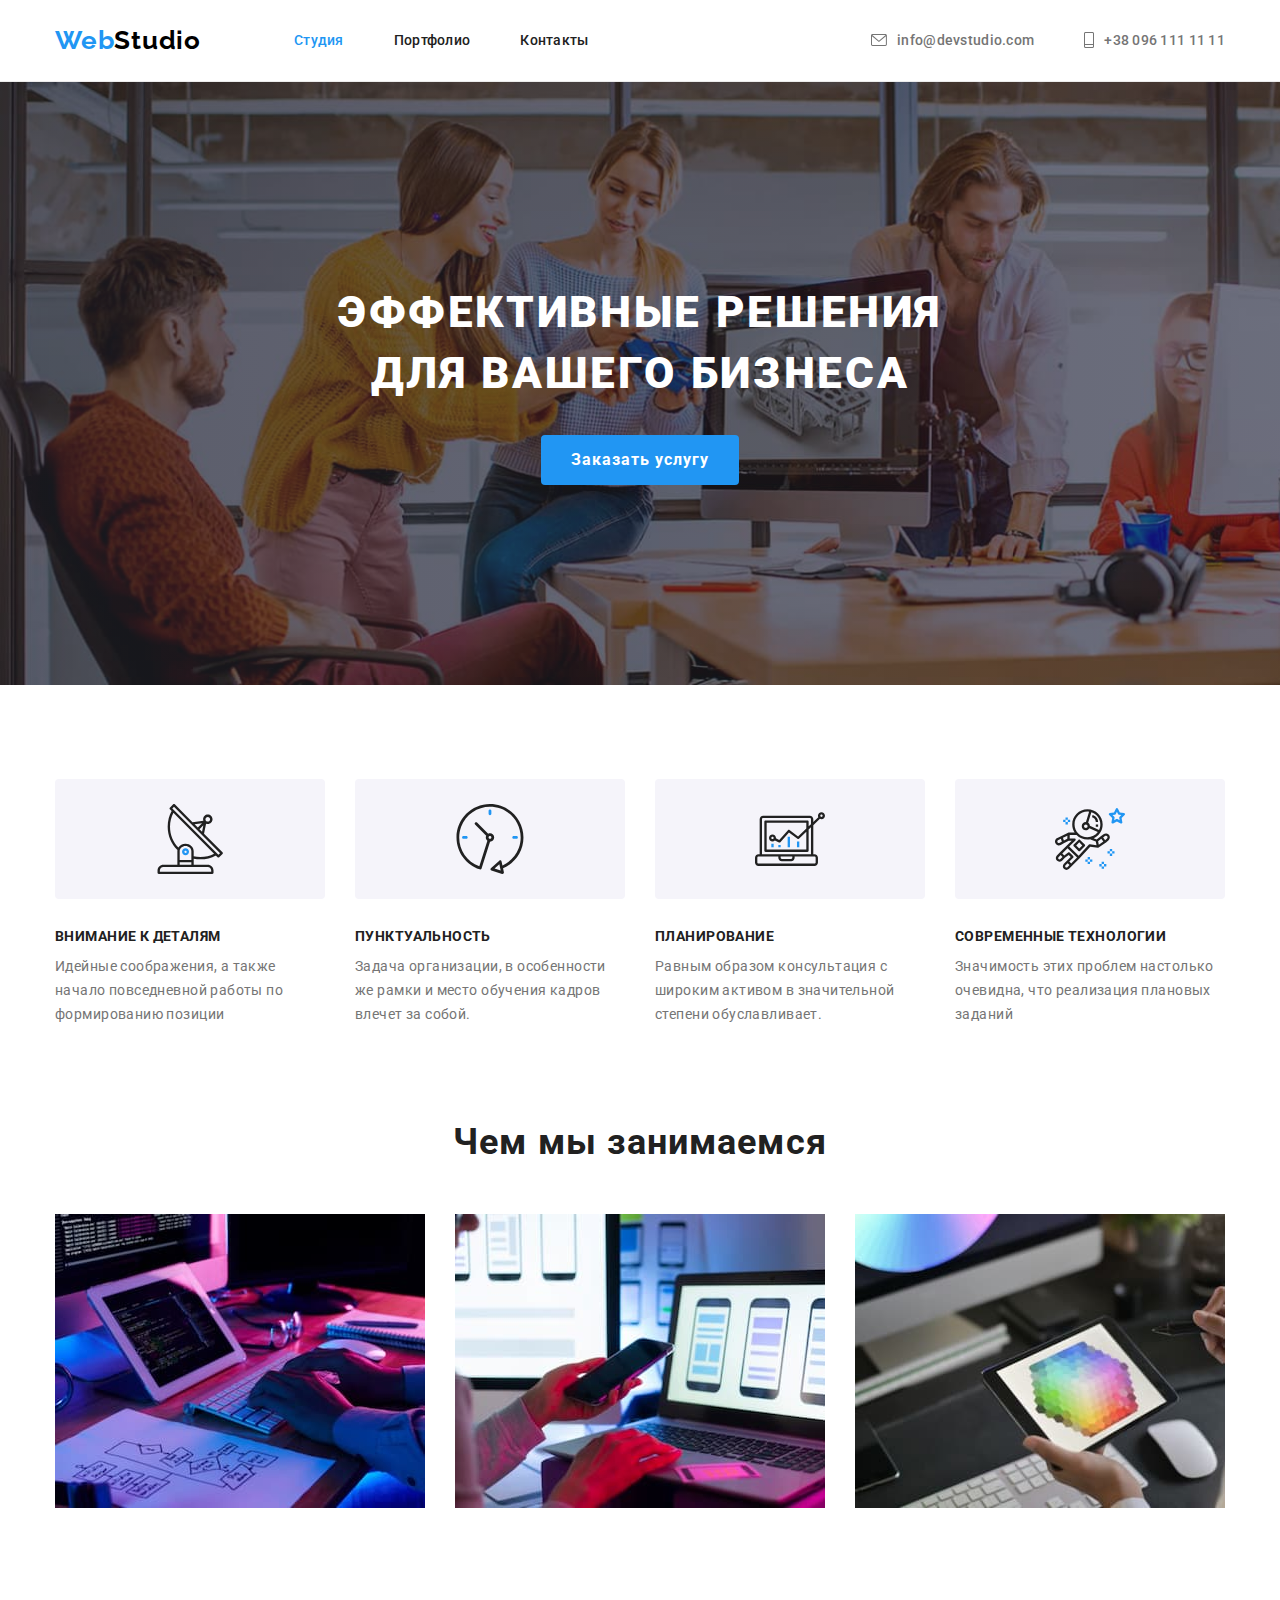
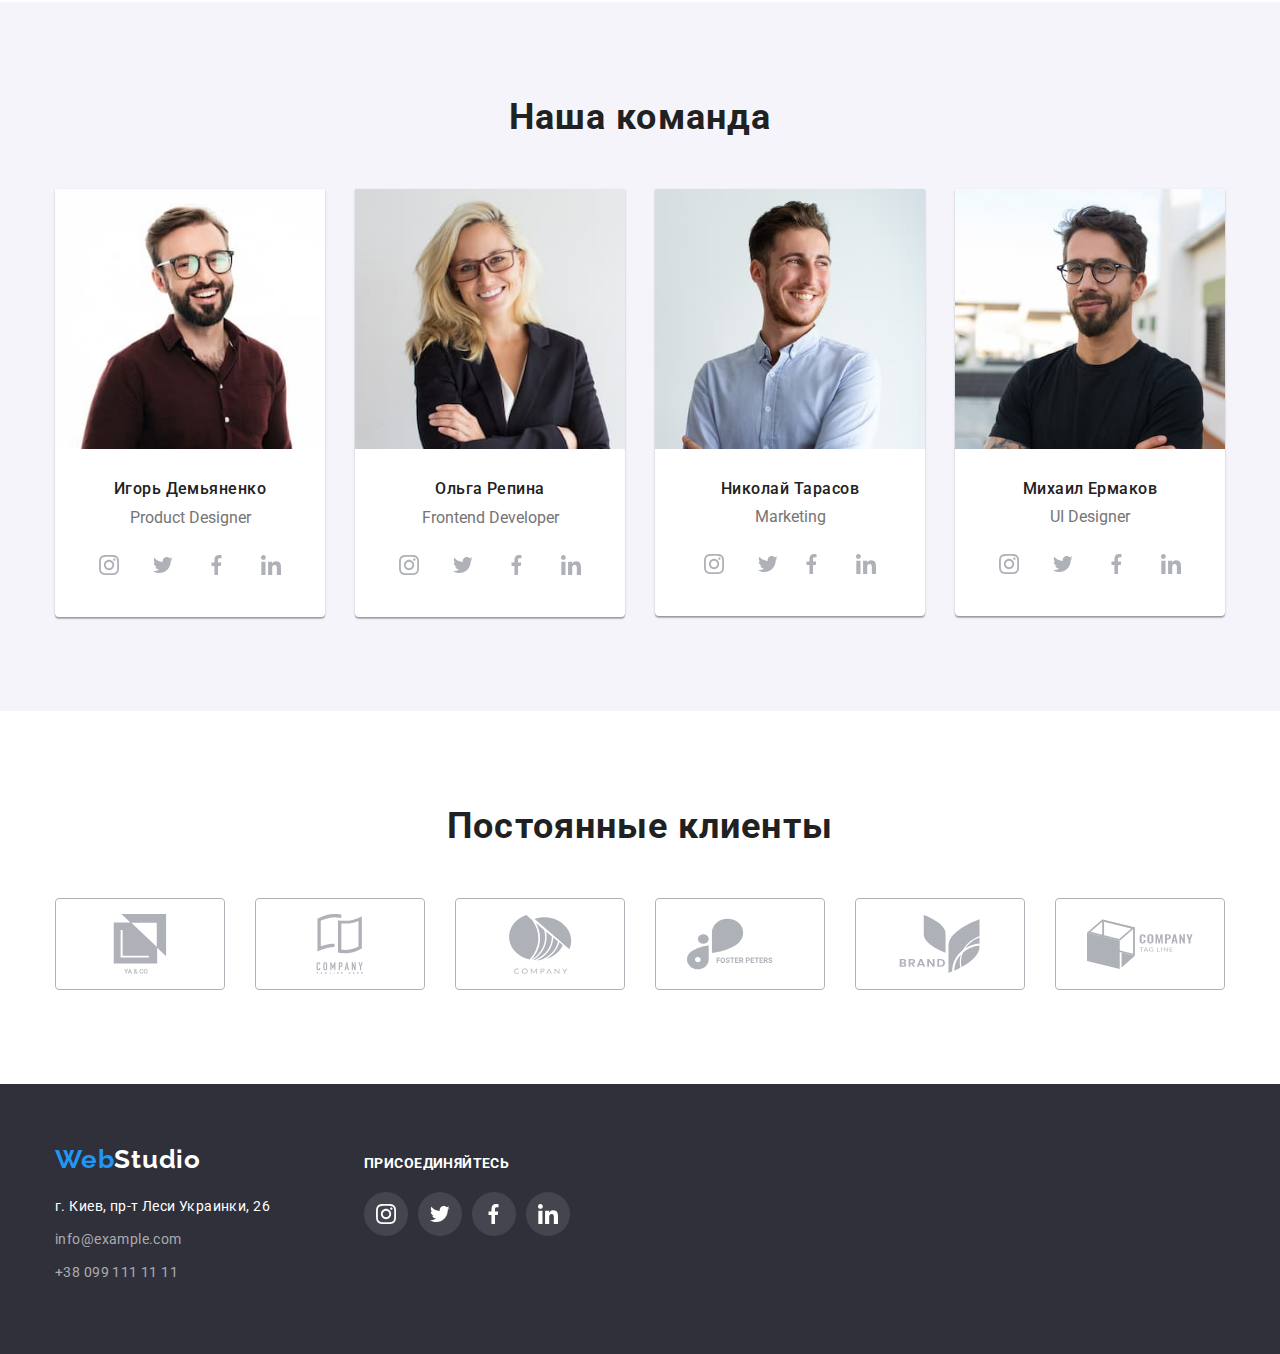
<file: index.html>
<!DOCTYPE html>
<html lang="en">
<head>
    <meta charset="UTF-8">
    <meta http-equiv="X-UA-Compatible" content="IE=edge">
    <meta name="viewport" content="width=device-width, initial-scale=1.0">
    <title>Studio</title>
    
<link href="https://fonts.googleapis.com/css2?family=Raleway:wght@700&family=Roboto:wght@400;500;700;900&display=swap"
    rel="stylesheet" />
    <link rel="stylesheet" href="https://cdnjs.cloudflare.com/ajax/libs/modern-normalize/1.1.0/modern-normalize.min.css">
<link rel="stylesheet" href="./css/styles.css" />
</head>

<!--Шапка сайта-->

<body>
    <header class="page-header">

        <div class="container container-navigation">
        <nav class="site-nav container-navigation">
            <a href="" class="logo">
                <span class="logo-color">Web</span>Studio</a>
            


            <ul class="navigation container-navigation">
                <li class="navigation-link"><a href="./index.html" class="navigation-link-main navigation-link-current">Студия</a></li>
                <li class="navigation-link"><a href="./Portfolio.html" class="navigation-link-main">Портфолио</a></li>
                <li class="navigation-link"><a href="" class="navigation-link-main">Контакты</a></li>
            </ul>
        </nav>
        <ul class="contacts navigation container-navigation">
          
            <li class="navigation-link"><a href="" class="contacts-link">
                <svg class="icon" width="16px" height="12px">
                   <use href="./images/symbol-defs.svg#icon-envelope-opt"></use>
               </svg>info@devstudio.com</a></li>
            
            <li class="navigation-link"><a href="" class="contacts-link">
                <svg class="icon" width="10px"height="16px">
                    <use href="./images/symbol-defs.svg#icon-telephone"></use>
                </svg>+38 096 111 11 11</a></li>
        </ul>
</div>

    </header>

    <main>
        <!--Hero-->
        
        
            <section class="hero-section overlay-hero">
              <div class="container">  
                <h1 class="title-hero">Эффективные решения <br /> для вашего бизнеса</h1>
                <button type="button" class="button-primary hero-button">Заказать услугу</button>
           </div>
            </section> 
        

        <!--Features-->

       

        <section class="section feature-section">

             <div class="container">
            <ul class="feautures-list">
<div class="feautures-item">
                <li class="features-box">
                    <svg class="iconfeat"width="70"; height="70";>
                        <use href="./images/symbol-defs.svg#icon-group-opt "></use>
                    </svg>
                </li>
                <li >
                    <h2 class="features-title title-color" >Внимание к деталям</h2>
                    <p class="feautures-text">Идейные соображения, а также начало повседневной работы по формированию позиции</p>
                </li></div>

                <div class="feautures-item">
                    <li class="features-box">
                        <svg class="iconfeat" width="70" ; height="70" ;>
                            <use href="./images/symbol-defs.svg#icon-clock-opt"></use>
                        </svg>
                    </li>

                <li class="feautures-item">
                    <h2 class="features-title title-color">Пунктуальность</h2>
                    <p class="feautures-text">Задача организации, в особенности же рамки и место обучения кадров влечет за собой.</p>
                </li></div>

                <div class="feautures-item">
                    <li class="features-box">
                        <svg class="iconfeat" width="70" ; height="70" ;>
                            <use href="./images/symbol-defs.svg#icon-diagram-opt"></use>
                        </svg>
                    </li>
                <li class="feautures-item">
                    <h2 class="features-title title-color">Планирование</h2>
                    <p class="feautures-text">Равным образом консультация с широким активом в значительной степени обуславливает.</p>
                </li></div>
<div class="feautures-item">
<li class="features-box">
    <svg class="iconfeat" width="70" ; height="70" ;>
        <use href="./images/symbol-defs.svg#icon-astronaut-opt"></use>
    </svg>
</li>
                <li class="feautures-item">
                    <h2 class="features-title title-color">Современные технологии</h2>
                    <p class="feautures-text">Значимость этих проблем настолько очевидна, что реализация плановых заданий</p>
                </li> </div>
            </ul>
        </div>
        </section>


        <!--Activities-->

        
        <section class="section activities-section">
            <div class="container">
            
                <h3 class="activities-title title-color">Чем мы занимаемся</h3>
            <ul class="activities">

                <li class="activities-item"><a href="" class="image-link">
                        <img src="./images/notebook_sq.jpg" alt="Фото ноутбука и схемы" width="370"/> </a>
                </li>

                <li class="activities-item"><a href="" class="image-link">
                        <img src="./images/notephone_sq.jpg" alt="фото с телефоном" width="370"/> </a>
                </li>

                <li class="activities-item" >
                    <a href="" class="image-link">
                        <img src="./images/ipad_sq.jpg" alt="фото с айпадом" width="370"/> </a>
                </li>
            </ul>
       </div>
       
    </section>


        <!--Team-->

        
        <section class="section team-section">
        <div class="container">
           

             <h3 class="team-title title-color">Наша команда</h3>

            
                
            <ul class="team-list">
                <li class="team-item">
                    <div class="team-box" >
                        <img src="./images/boroda_sq.jpg" alt="Певое фото мужчина с бородой" width="270" />
                        
                        <div class="team-item-description">
                            <h3 class="team-names title-color">Игорь Демьяненко</h3>
                            <p>Product Designer</p>
                            <ul class="team-item-list">
                                <li class="team-sosial-link">
                                    <a href="" class="team-link" >
                                        <svg class="link-icon"width="20" height="20">
                                            <use href="./images/symbol-defs.svg#icon-instagram-opt"></use>
                                        </svg>
                                    </a>
                                </li>
                                <li class="team-sosial-link">
                                    <a href="" class="team-link">
                                        <svg class="link-icon"width="20" height="20" >
                                            <use href="./images/symbol-defs.svg#icon-twitter-opt"></use>
                                        </svg>
                                    </a>
                                </li>
                                <li class="team-sosial-link">
                                    <a href="" class="team-link">
                                        <svg class="link-icon" width="20" height="20">
                                            <use href="./images/symbol-defs.svg#icon-facebook-opt"></use>
                                        </svg>
                                    </a>
                                </li>
                                <li class="team-sosial-link">
                                    <a href="" class="team-link">
                                        <svg class="link-icon"width="20" height="20">
                                            <use href="./images/symbol-defs.svg#icon-linkedin-opt"></use>
                                        </svg>
                                    </a>
                                </li>
                            </ul>
                        </div>
                    </div>                  
                </li>

                <li class="team-item">
                    <div class="team-box">
                        <img src="./images/blond_sq.jpg" alt="Девушка блондинка" width="270" />
                        <div class="team-item-description">
                            <h3 class="team-names title-color">Ольга Репина</h3>
                            <p>Frontend Developer</p>
                            <ul class="team-item-list">
                                <li class="team-sosial-link">
                                    <a href="" class="team-link">
                                        <svg class="link-icon" width="20" height="20">
                                            <use href="./images/symbol-defs.svg#icon-instagram-opt"></use>
                                        </svg>
                                    </a>
                                </li>
                                <li class="team-sosial-link">
                                    <a href="" class="team-link">
                                        <svg class="link-icon" width="20" height="20">
                                            <use href="./images/symbol-defs.svg#icon-twitter-opt"></use>
                                        </svg>
                                    </a>
                                </li>
                                <li class="team-sosial-link">
                                    <a href="" class="team-link">
                                        <svg class="link-icon" width="20" height="20">
                                            <use href="./images/symbol-defs.svg#icon-facebook-opt"></use>
                                        </svg>
                                    </a>
                                </li>
                                <li class="team-sosial-link">
                                    <a href="" class="team-link">
                                        <svg class="link-icon" width="20" height="20">
                                            <use href="./images/symbol-defs.svg#icon-linkedin-opt"></use>
                                        </svg>
                                    </a>
                                    </li>
                            </ul>
                        </div>
                    </div>
                </li>

                <li class="team-item">
                    <div class="team-box">
                        <img src="./images/rabbit_sq.jpg" alt="мужчина с широкой улыбкой" width="270" />
                    <div class="team-item-description">
                        <h3 class="team-names title-color">Николай Тарасов</h3>
                        <p>Marketing</p>
                            <ul class="team-item-list">
                                <li class="team-sosial-link">
                                    <a href="" class="team-link">
                                        <svg class="link-icon" width="20" height="20">
                                            <use href="./images/symbol-defs.svg#icon-instagram-opt"></use>
                                        </svg>
                                    </a>
                                </li class="team-sosial-link">
                               
                                    <a href="" class="team-link">
                                        <svg class="link-icon" width="20" height="20">
                                            <use href="./images/symbol-defs.svg#icon-twitter-opt"></use>
                                        </svg>
                                    </a>
                                </li>
                                <li class="team-sosial-link">
                                    <a href="" class="team-link">
                                        <svg class="link-icon" width="20" height="20">
                                            <use href="./images/symbol-defs.svg#icon-facebook-opt"></use>
                                        </svg>
                                    </a>
                                </li>
                                <li class="team-sosial-link">
                                    <a href="" class="team-link">
                                        <svg class="link-icon" width="20" height="20">
                                            <use href="./images/symbol-defs.svg#icon-linkedin-opt"></use>
                                        </svg>
                                    </a>
                                </li>
                            </ul>
                        </div>
                    </div>
                </li>

                <li class="team-item">
                    <div class="team-box">
                        <img src="./images/shalom_sq.jpg" alt="мужчина в очках" width="270" />
                    <div class="team-item-description">
                        <h3 class="team-names title-color">Михаил Ермаков</h3>
                        <p>UI Designer</p>
                        <ul class="team-item-list">
                            <li class="team-sosial-link">
                                <a href="" class="team-link">
                                    <svg class="link-icon" width="20" height="20">
                                        <use href="./images/symbol-defs.svg#icon-instagram-opt"></use>
                                    </svg>
                                </a>
                            </li>
                            <li class="team-sosial-link">
                                <a href="" class="team-link">
                                    <svg class="link-icon" width="20" height="20">
                                        <use href="./images/symbol-defs.svg#icon-twitter-opt"></use>
                                    </svg>
                                </a>
                            </li>
                            <li class="team-sosial-link">
                                <a href="" class="team-link">
                                    <svg class="link-icon" width="20" height="20">
                                        <use href="./images/symbol-defs.svg#icon-facebook-opt"></use>
                                    </svg>
                                </a>
                            </li>
                            <li class="team-sosial-link">
                                <a href="" class="team-link">
                                    <svg class="link-icon" width="20" height="20">
                                        <use href="./images/symbol-defs.svg#icon-linkedin-opt"></use>
                                    </svg>
                                </a>
                            </li>
                        </ul>
                    </div>
                </div>
                </li>
            </ul>
        </div>
        </section>

<!--Clients-->

<section class="section clients-section">
<div class="container">
    <h4 class="team-title title-color">Постоянные клиенты</h4>
    
    <ul class="clients-box" >
        <li >
            <a href="" class="clients-box-items" >
              <svg class="clients-box-icon" width="106" height="60">
                  <use href="./images/symbol-defs.svg#icon-union-opt"></use>
              </svg>
            </a>
        </li>
        <li>
            <a href="" class="clients-box-items">
                <svg class="clients-box-icon" width="106" height="60">
                    <use href="./images/symbol-defs.svg#icon-company2opt"></use>
                </svg>
            </a>
        </li>
        <li>
            <a href="" class="clients-box-items">
                <svg class="clients-box-icon" width="106" height="60">
                    <use href="./images/symbol-defs.svg#icon-company3-opt"></use>
                </svg>
            </a>
        </li>
        <li>
            <a href="" class="clients-box-items">
                <svg class="clients-box-icon" width="106" height="60">
                    <use href="./images/symbol-defs.svg#icon-company4-opt"></use>
                </svg>
            </a>
        </li>
<li>
    <a href="" class="clients-box-items">
        <svg class="clients-box-icon" width="106" height="60">
            <use href="./images/symbol-defs.svg#icon-company5-opt"></use>
        </svg>
    </a>
</li>
<li>
<a href="" class="clients-box-items">
    <svg class="clients-box-icon" width="106" height="60">
        <use href="./images/symbol-defs.svg#icon-company6-opt"></use>
    </svg>
</a>
</li>
</ul>
</div>
</section>

    </main>                                                                                                                                                                                                                                                                                                                                                                                                                                                                                                                                                                                                                                                                                                                                                                                                                                                                                                                                                                                                                                                                                                                                                                                                                                                                                                                                                                                                                                                                                                                                                                                                                                                                                                                                                                                                                                                                                                                                                                                                                                                                                                                                                                                                                                                                                                                                                                                                                                                                                                                                                                                                                                                                                                                                                                                                                                              

    <footer class="adress-section">
        <div class="container">
            <div class="footer-box">
                <div class="logo-brake-borders"> 
                    <div class="logo-brake"> 
                        <a href="/" class="logo">
                            <span class="logo-color">Web</span><span class="adress-logo">Studio</span>
                        </a>
                    </div>
                    <ul>
                        <li> 
                            <address>
                            <a href="" class="adress-text adress-style"> г. Киев, пр-т Леси Украинки, 26 </a>
                            </address> 
                        </li>
                        <li> 
                            <address > 
                                <a href="" class="adress-text text-color adress-style">info@example.com</a>
                            </address>
                        </li>
                        <li> 
                            <address > 
                                <a href="" class="adress-text text-color adress-style">+38 099 111 11 11</a>
                            </address>
                        </li>
                    </ul>
                </div>
                <div class="join-box">
                    <p>Присоединяйтесь</p>
                    <ul class="join-list">
                        <li class="join-item">
                            <a href="" class="join-link ">
                                <svg class="join-icon" width="20px" height="20px">
                                    <use href="./images/symbol-defs.svg#icon-instagram-opt"></use>
                                </svg>
                            </a>
                        </li>
                        <li class="join-item">
                            <a href="" class="join-link ">
                                <svg class="join-icon" width="20px" height="20px">
                                    <use href="./images/symbol-defs.svg#icon-twitter-opt"></use>
                                </svg>
                            </a>
                        </li>
                        <li class="join-item">
                            <a href="" class="join-link">
                                <svg class="join-icon" width="20px" height="20px">
                                    <use href="./images/symbol-defs.svg#icon-facebook-opt"></use>
                                </svg>
                            </a>
                        </li>
                        <li class="join-item">
                            <a href="" class="join-link ">
                                <svg class="join-icon" width="20px" height="20px">
                                    <use href="./images/symbol-defs.svg#icon-linkedin-opt"></use>
                                </svg>
                            </a>
                        </li>
                    </ul>


                </div>
            </div>
        </div>
    </footer>
</body>
</html>
</file>
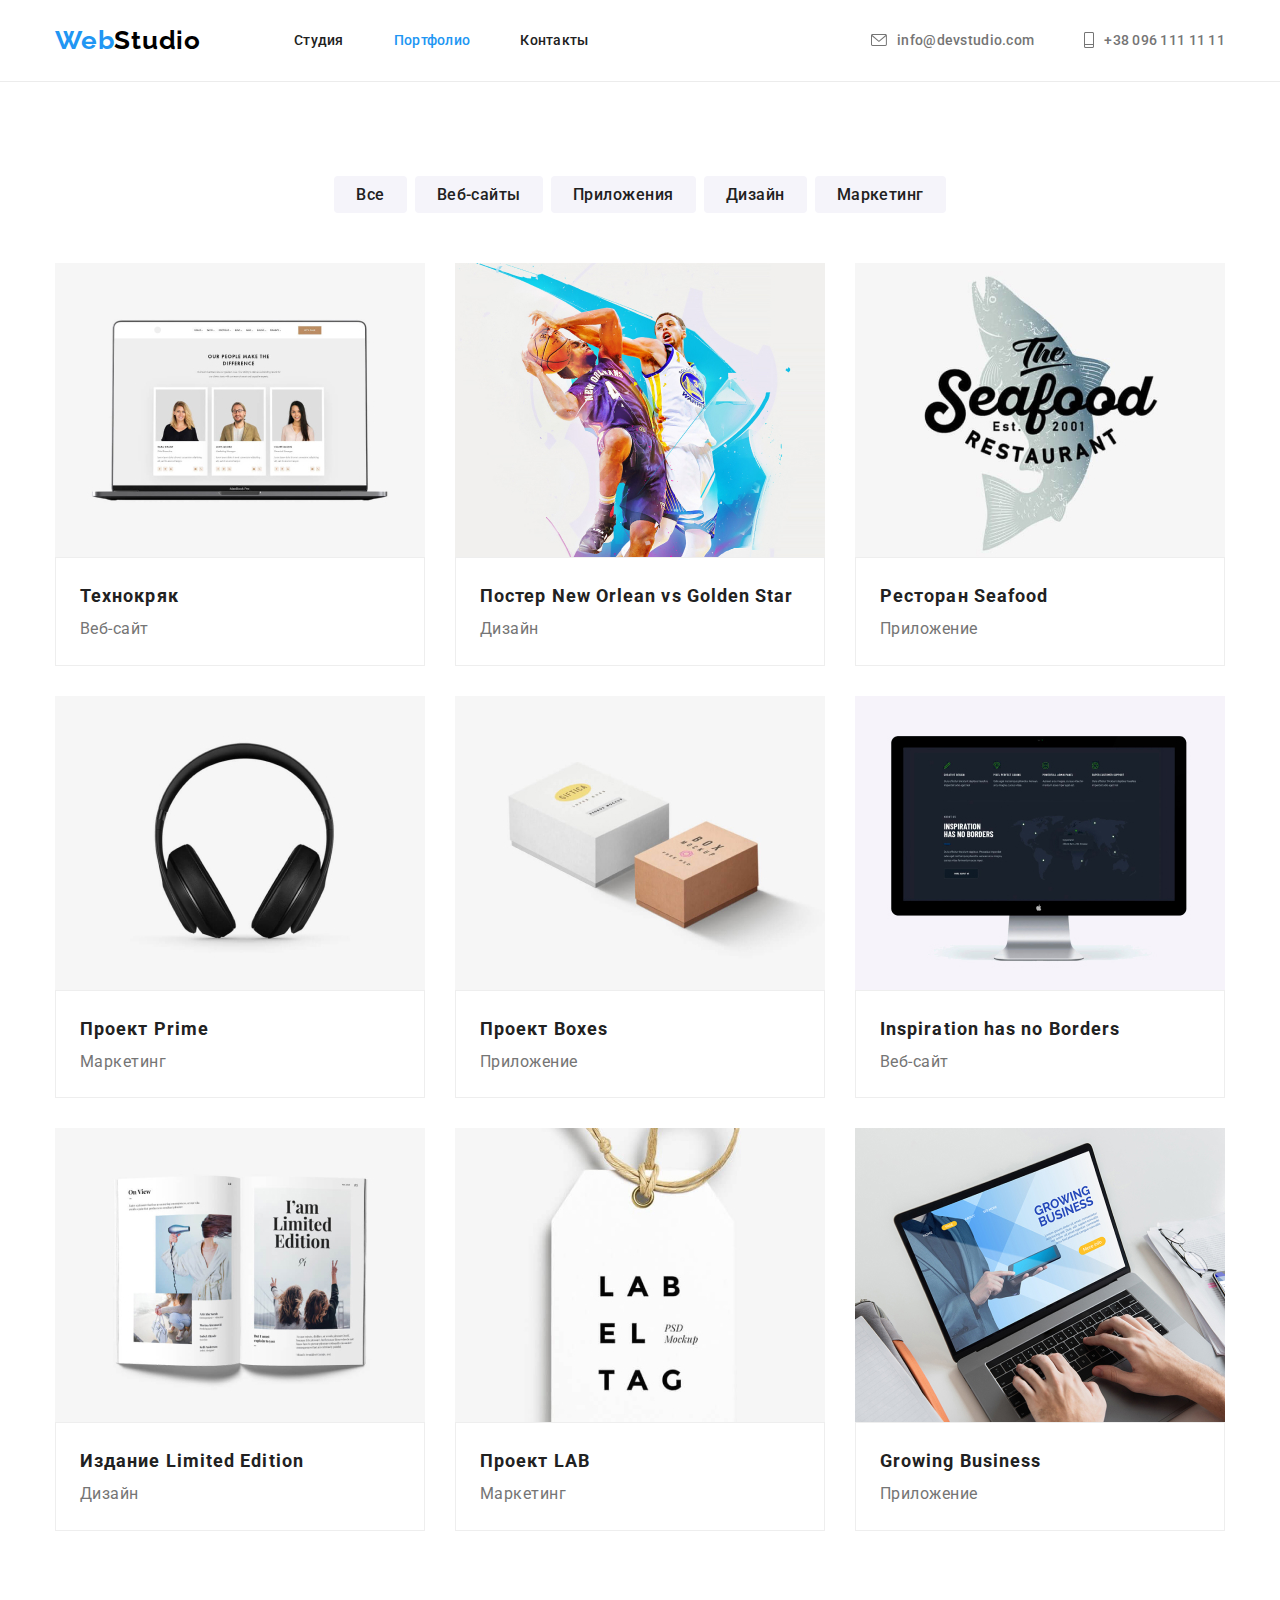
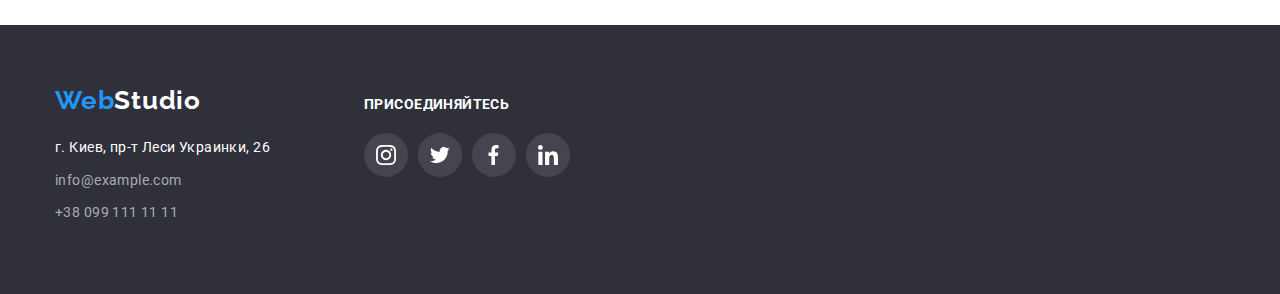
<file: Portfolio.html>
<!DOCTYPE html>
<html lang="ru">

<head>
    <meta charset="UTF-8">
    <meta http-equiv="X-UA-Compatible" content="IE=edge">
    <meta name="viewport" content="width=device-width, initial-scale=1.0">
    <title>Portfolio</title>

    <link   href="https://fonts.googleapis.com/css2?family=Raleway:wght@700&family=Roboto:wght@400;500;700;900&display=swap"
      rel="stylesheet" />
    <link rel="stylesheet" href="./css/styles.css" />
</head>

<!--Шапка сайта-->

<body>
    <header class="page-header">
        <div class="container container-navigation">
        <nav class="site-nav container-navigation">
            <a href="" class="logo">
                <span class="logo-color">Web</span>Studio</a>

            <ul class="navigation container-navigation">
                <li class="navigation-link"><a href="./index.html" class="navigation-link-main">Студия</a></li>
                <li class="navigation-link"><a href="./Portfolio.html" class="navigation-link-main navigation-link-current">Портфолио</a></li>
                <li class="navigation-link"><a href="" class="navigation-link-main">Контакты</a></li>
            </ul>
        </nav>
        <ul class="contacts navigation container-navigation">
        
            <li class="navigation-link"><a href="" class="contacts-link">
                    <svg class="icon" width="16px" height="12px">
                        <use href="./images/symbol-defs.svg#icon-envelope-opt"></use>
                    </svg>info@devstudio.com</a></li>
        
            <li class="navigation-link"><a href="" class="contacts-link">
                    <svg class="icon" width="10px" height="16px">
                        <use href="./images/symbol-defs.svg#icon-telephone"></use>
                    </svg>+38 096 111 11 11</a></li>
        </ul>
</div>

    </header>
    <main>



        <section>
            
            <div class="container">
                <div class="works-section"><h1 class="element-invisible">Наши работы</h1>
                
                <ul class=" works-section-flex">
                    <li><button type="button" class="button-secondary">Все</button></li>
                    <li><button type="button" class="button-secondary">Веб-сайты</button></li>
                    <li><button type="button" class="button-secondary">Приложения</button></li>
                    <li><button type="button" class="button-secondary">Дизайн</button></li>
                    <li><button type="button" class="button-secondary">Маркетинг</button></li>
                </ul>
                
                
                
                
                
                <ul class="works-section-list">
                
                    <li class="item">
                        <a href="" class="image-link">
                            <img src="./images/tehno.jpg" alt="Технокряк" width="370" />
                            <div class="works-description-brake">
                                <h2 class="works-title title-color works-title-borders">Технокряк</h2>
                                <p class="works-text">Веб-сайт</p>
                            </div>
                        </a>
                    </li>
                
                    <li class="item"><a href="" class="image-link"><img src="./images/poster.jpg" alt="постер с баскетболистами"
                                width="370" />
                            <div class="works-description-brake">
                                <h2 class="works-title title-color">Постер New Orlean vs Golden Star</h2>
                                <p class="works-text">Дизайн</p>
                            </div>
                        </a>
                    </li>
                
                    <li class="item"><a href="" class="image-link"><img src="./images/seafood.jpg" alt="логотип ресторана"
                                width="370" />
                            <div class="works-description-brake">
                                <h2 class="works-title title-color">Ресторан Seafood</h2>
                                <p class="works-text">Приложение</p>
                            </div>
                        </a>
                    </li>
                
                    <li class="item"><a href="" class="image-link"><img src="./images/prin.jpg" alt="постер с наушниками" width="370" />
                            <div class="works-description-brake">
                                <h2 class="works-title title-color">Проект Prime</h2>
                                <p class="works-text">Маркетинг</p>
                            </div>
                        </a>
                    </li>
                
                    <li class="item"><a href="" class="image-link"><img src="./images/boxes.jpg" alt="постер с коробками" width="370" />
                            <div class="works-description-brake">
                                <h2 class="works-title title-color">Проект Boxes</h2>
                                <p class="works-text">Приложение</p>
                            </div>
                        </a>
                    </li>
                
                    <li class="item"><a href="" class="image-link"><img src="./images/insp.jpg" alt="постер с монитором" width="370" />
                            <div class="works-description-brake">
                                <h2 class="works-title title-color">Inspiration has no Borders</h2>
                                <p class="works-text"> Веб-сайт </p>
                            </div>
                        </a>
                    </li>
                
                    <li class="item"><a href="" class="image-link"><img src="./images/limited.jpg" alt="постер с журналом"
                                width="370" />
                            <div class="works-description-brake">
                                <h2 class="works-title title-color">Издание Limited Edition</h2>
                                <p class="works-text">Дизайн</p>
                            </div>
                        </a>
                    </li>
                
                    <li class="item"><a href="" class="image-link"><img src="./images/lab.jpg" alt="постер с биркой" width="370" />
                            <div class="works-description-brake">
                                <h2 class="works-title title-color">Проект LAB</h2>
                                <p class="works-text">Маркетинг</p>
                            </div>
                        </a>
                    </li>
                
                    <li class="item"><a href="" class="image-link"><img src="./images/jb.jpg" alt="постер с ноутбуком" width="370" />
                            <div class="works-description-brake">
                                <h2 class="works-title title-color">Growing Business</h2>
                                <p class="works-text">Приложение</p>
                            </div>
                        </a>
                    </li>
                </ul>
</div>
           </div>
        </section>

    </main>

    <footer class="adress-section">
        <div class="container">
            <div class="footer-box">
                <div class="logo-brake-borders">
                    <div class="logo-brake">
                        <a href="/" class="logo">
                            <span class="logo-color">Web</span><span class="adress-logo">Studio</span>
                        </a>
                    </div>
                    <ul>
                        <li>
                            <address>
                                <a href="" class="adress-text adress-style"> г. Киев, пр-т Леси Украинки, 26 </a>
                            </address>
                        </li>
                        <li>
                            <address>
                                <a href="" class="adress-text text-color adress-style">info@example.com</a>
                            </address>
                        </li>
                        <li>
                            <address>
                                <a href="" class="adress-text text-color adress-style">+38 099 111 11 11</a>
                            </address>
                        </li>
                    </ul>
                </div>
                <div class="join-box">
                    <p>Присоединяйтесь</p>
                    <ul class="join-list">
                        <li class="join-item">
                            <a href="" class="join-link ">
                                <svg class="join-icon" width="20px" height="20px">
                                    <use href="./images/symbol-defs.svg#icon-instagram-opt"></use>
                                </svg>
                            </a>
                        </li>
                        <li class="join-item">
                            <a href="" class="join-link ">
                                <svg class="join-icon" width="20px" height="20px">
                                    <use href="./images/symbol-defs.svg#icon-twitter-opt"></use>
                                </svg>
                            </a>
                        </li>
                        <li class="join-item">
                            <a href="" class="join-link">
                                <svg class="join-icon" width="20px" height="20px">
                                    <use href="./images/symbol-defs.svg#icon-facebook-opt"></use>
                                </svg>
                            </a>
                        </li>
                        <li class="join-item">
                            <a href="" class="join-link ">
                                <svg class="join-icon" width="20px" height="20px">
                                    <use href="./images/symbol-defs.svg#icon-linkedin-opt"></use>
                                </svg>
                            </a>
                        </li>
                    </ul>
    
    
                </div>
            </div>
        </div>
    </footer>
</body>

</html>
</file>
<file: css/styles.css>
:root {
  --primary-text-color: #757575;
  --title-text-color: #212121;
  --accent-color: #ffffff;
  --navigation-color: #2196f3;
  --dark-background-color: #2f303a;
}
html {
  box-sizing: border-box;
}

*,
*::before,
*::after {
  box-sizing: inherit;
}

body {
  margin: 0;
  font-family: Roboto, sans-serif;
  color: var(--primary-text-color);
}
h1,
h2,
h3,
h4,
h5,
p {
  margin-top: 0;
  margin-bottom: 0;
}

/* <!--Шапка сайта-- >  */

.container {
  width: 1200px;
  padding-left: 15px;
  padding-right: 15px;
  margin-left: auto;
  margin-right: auto;
}

.container-navigation {
  display: flex;
  align-items: center;
}

.site-nav {
  text-decoration: none;
  color: var(--title-text-color);
}
.navigation,
.contacts {
  display: flex;
}
.navigation-link:not(:last-child) {
  margin-right: 50px;
}
.logo {
  margin-right: 93px;

  font-family: Raleway, sans-serif;
  font-weight: 700;
  font-size: 26px;
  line-height: 1.2;
  letter-spacing: 0.03em;
  text-decoration: none;
  color: black;
}

.logo-color {
  font-family: Raleway, sans-serif;
  font-weight: 700;
  font-size: 26px;
  line-height: 1.2;
  letter-spacing: 0.03em;
  color: var(--navigation-color);
}

ul {
  list-style: none;
  margin: 0;
  padding: 0;
}

.navigation-link-main {
  padding-top: 32px;
  padding-bottom: 32px;
  display: block;

  color: var(--title-text-color);
  font-weight: 500;
  font-size: 14px;
  line-height: 1.2;
  letter-spacing: 0.02em;
  text-decoration: none;
}

.navigation-link-current {
  padding-top: 32px;
  padding-bottom: 32px;

  color: var(--navigation-color);
  font-weight: 500;
  font-size: 14px;
  line-height: 1.2;
  letter-spacing: 0.02em;
  text-decoration: none;
}

.contacts {
  display: flex;
  margin-left: auto;
}

.contacts-link {
  padding-top: 32px;
  padding-bottom: 32px;
  display: flex;
  align-items: center;

  color: #757575;
  font-weight: 500;
  font-size: 14px;
  line-height: 1.2;
  letter-spacing: 0.02em;
  text-decoration: none;
}

.icon {
  fill: currentColor;
  margin-right: 10px;
}

.navigation-link-main:hover,
.navigation-link-main:focus {
  color: var(--navigation-color);
}
.contacts-link:hover,
.contacts-link:focus {
  color: var(--navigation-color);
}

/* <!--Hero-- >  */

.hero-section {
  background-color: var(--dark-background-color);
  text-align: center;
  padding-top: 200px;
  padding-bottom: 200px;
}

.hero-button:hover,
.hero-button:focus {
  background: #188ce8;
  box-shadow: 0px 4px 4px rgba(0, 0, 0, 0.15);
  border-radius: 4px;
}

.overlay-hero {
  max-width: 1600px;
  height: 600;
  margin-left: auto;
  margin-right: auto;
  background-image: linear-gradient(
      to right,
      rgba(47, 48, 58, 0.5),
      rgba(47, 48, 58, 0.3)
    ),
    url("../images/hadder_squoosh.jpg");
  background-repeat: no-repeat;
  background-size: cover;
}

.title-hero {
  margin-top: 0;
  margin-bottom: 30px;

  color: var(--accent-color);
  font-size: 44px;
  line-height: 1.4;
  letter-spacing: 0.06em;
  font-weight: 900;
  text-align: center;
  text-transform: uppercase;
}

.button-primary {
  border-bottom: 4px;
  border: transparent;
  padding-top: 10px;
  padding-bottom: 10px;
  padding-left: 30px;
  padding-right: 30px;
  border-radius: 4px;

  color: var(--accent-color);
  background-color: #2196f3;
  font-weight: 700;
  font-size: 16px;
  line-height: 1.9;
  letter-spacing: 0.06em;
  cursor: pointer;
  font-family: inherit;
}

/* <!--Features--> */

.section {
  padding-top: 94px;
  padding-bottom: 94px;
}

.features-title {
  display: flex;
  margin: 0;
  margin-bottom: 10px;
  margin-top: 30px;

  color: var(--title-text-color);
  font-weight: 700;
  font-size: 14px;
  line-height: 1.14;
  letter-spacing: 0.03em;
  text-transform: uppercase;
}
.title-color {
  color: var(--title-text-color);
  text-decoration: none;
}

.feautures-list {
  display: flex;
}

.feautures-text {
  font-weight: 400;
  font-size: 14px;
  line-height: 1.7;
  letter-spacing: 0.03em;
}

.feautures-item {
  flex-basis: calc((100% - 90px) / 4);
}

.feautures-item:not(:last-child) {
  margin-right: 30px;
}

.features-box {
  display: flex;
  justify-content: center;
  align-items: center;
  width: 270px;
  height: 120px;
  background-color: #f5f4fa;

  border-radius: 4px;
}

.features-box .iconfeat {
  fill: #212121;
}

/* <!--Activities-- > */

.activities-section {
  padding-top: 0;
}
.activities {
  display: flex;
}

.activities-item:not(:last-child) {
  margin-right: 30px;
}

.activities-title {
  margin-top: 0;
  margin-bottom: 50px;

  font-weight: 700;
  font-size: 36px;
  line-height: 1.2;
  text-align: Center;
  letter-spacing: 0.03em;
}

.image-link {
  text-decoration: none;
  color: #757575;
  margin-bottom: 0;
}

/* <!--Team-- > */

.team-section {
  background-color: #f5f4fa;
  padding-bottom: 94px;
  padding-top: 94px;
}

.team-list {
  display: flex;
  /* justify-content: space-between; */
}
.team-item-description {
  padding: 30px 0;
  text-align: center;
}
.team-item-description p {
  margin-bottom: 16px;
}
img {
  display: block;
  max-width: 100%;
  height: auto;
}

.team-box {
  display: block;
  background-color: #ffffff;
  outline: none;
  width: 270px;

  box-shadow: 0px 1px 3px rgba(0, 0, 0, 0.12), 0px 1px 1px rgba(0, 0, 0, 0.14),
    0px 2px 1px rgba(0, 0, 0, 0.2);
  border-radius: 0px 0px 4px 4px;
}

.team-link {
  display: flex;
  width: 44px;
  height: 44px;
  justify-content: center;
  align-items: center;
  border-radius: 50%;
  color: #afb1b8;
}
.team-link:hover,
.team-link:focus,
.join-link:hover,
.join-link:focus {
  color: var(--accent-color);
  background-color: var(--navigation-color);
}

.team-item:not(:last-child) {
  margin-right: 30px;
}

.team-sosial-link:not(:last-child) {
  margin-right: 10px;
}

.link-icon {
  fill: currentColor;
}

.team-item-list {
  display: flex;
  justify-content: center;
  /*  width: 206px;
  
  align-items: center; */
}
.team-title {
  margin: 0 0 50px;

  font-weight: 700;
  font-size: 36px;
  line-height: 1.2;
  text-align: Center;
  letter-spacing: 0.03em;
}

.team-names {
  margin-bottom: 10px;

  font-weight: 500;
  font-size: 16px;
  line-height: 1.2;
  letter-spacing: 0.03em;
}
.team-names p {
  margin-bottom: 12px;
}

.team-possition {
  font-weight: 400;
  font-size: 16px;
  line-height: 1.2;
  letter-spacing: 0.03em;
}

/* * <!--Clients-- > */

.clients-box {
  display: flex;
  justify-content: space-between;
}

.clients-box-items {
  display: flex;
  width: 170px;
  height: 92px;
  border-radius: 4px;
  border: solid 1px #afb1b8;
  align-items: center;
  justify-content: center;
  color: #afb1b8;
}

.clients-box-items:hover,
.clients-box-items:focus {
  border-color: var(--navigation-color);
  color: var(--navigation-color);
}
.clients-box-icon {
  fill: currentColor;
}

.clients-box-items:not(:last-child) {
  margin-right: 30px;
}

/* <!--Footer-- > */

.adress-section {
  background-color: var(--dark-background-color);
  padding-top: 60px;
  padding-bottom: 60px;
}

.adress-text {
  color: var(--accent-color);
  font-weight: 400;
  font-size: 14px;
  line-height: 1.7;
  letter-spacing: 0.03em;

  font-style: normal;
  text-decoration: none;
}
.adress-logo {
  color: var(--accent-color);
}

.text-color {
  color: rgb(255, 255, 255, 0.6);
}
.text-color:hover,
.text-color:focus {
  color: var(--navigation-color);
}

.logo-brake {
  margin-bottom: 20px;
}

.logo-brake-borders li {
  margin: 0 0 9px;
}
.footer-box {
  display: flex;
  align-items: baseline;
}

.join-box {
  margin-left: 70px;
  color: var(--accent-color);
}
.join-box p {
  margin-bottom: 20px;
  font-weight: 700;
  font-size: 14px;
  line-height: 1.14;
  letter-spacing: 0.03em;
  text-transform: uppercase;
}

.join-list {
  display: flex;
}

.join-item:not(:last-child) {
  margin-right: 10px;
}

.join-link {
  display: flex;
  height: 44px;
  width: 44px;
  align-items: center;
  justify-content: center;
  color: inherit;
  background: rgba(255, 255, 255, 0.1);
  border-radius: 50%;
}
.join-icon {
  fill: currentColor;
}

/* * <!--Works-- > */

.element-invisible {
  display: none;
}

.page-header {
  border-bottom: 1px solid #ececec;
}

.button-secondary {
  border: transparent;
  padding-top: 6px;
  padding-bottom: 6px;
  padding-left: 22px;
  padding-right: 22px;
  border-radius: 4px;

  color: var(--title-text-color);
  background-color: #f5f4fa;
  font-weight: 500;
  font-size: 16px;
  line-height: 1.6;
  letter-spacing: 0.03em;
  cursor: pointer;
  font-family: inherit;
}
.button-secondary:hover,
.button-secondary:focus {
  background-color: #2196f3;
  color: #ffffff;
  box-shadow: 0px 3px 1px rgba(0, 0, 0, 0.1), 0px 1px 2px rgba(0, 0, 0, 0.08),
    0px 2px 2px rgba(0, 0, 0, 0.12);
}
.works-section {
  padding-top: 94px;
  padding-bottom: 94px;
}

.works-section-flex {
  display: flex;
  justify-content: center;
  margin-bottom: 50px;
}

.works-section-flex li:not(:last-child) {
  margin-right: 8px;
}

.works-description-brake {
  padding: 20px 24px;
  border: 1px solid #eeeeee;
}

.works-title {
  font-weight: 700;
  font-size: 18px;
  line-height: 2;
  letter-spacing: 0.06em;
}

.works-text {
  margin-top: 0;
  margin-bottom: 0px;
  font-weight: 400;
  font-size: 16px;
  line-height: 1.9;
  letter-spacing: 0.03em;
}

.item {
  margin: 30px 0 0 30px;
  flex-basis: calc ((100-90px) / 3);
}
.image-link:hover,
.image-link:focus {
  display: block;
  box-shadow: 0px 1px 1px rgba(0, 0, 0, 0.12), 0px 4px 4px rgba(0, 0, 0, 0.06),
    1px 4px 6px rgba(0, 0, 0, 0.16);
}

.works-section-list {
  overflow: 1px solid #eeeeee;
  padding: 0;
  margin: 0;
  list-style: none;
  display: flex;
  flex-wrap: wrap;
  margin-top: -30px;
  margin-left: -30px;
}
</file>
